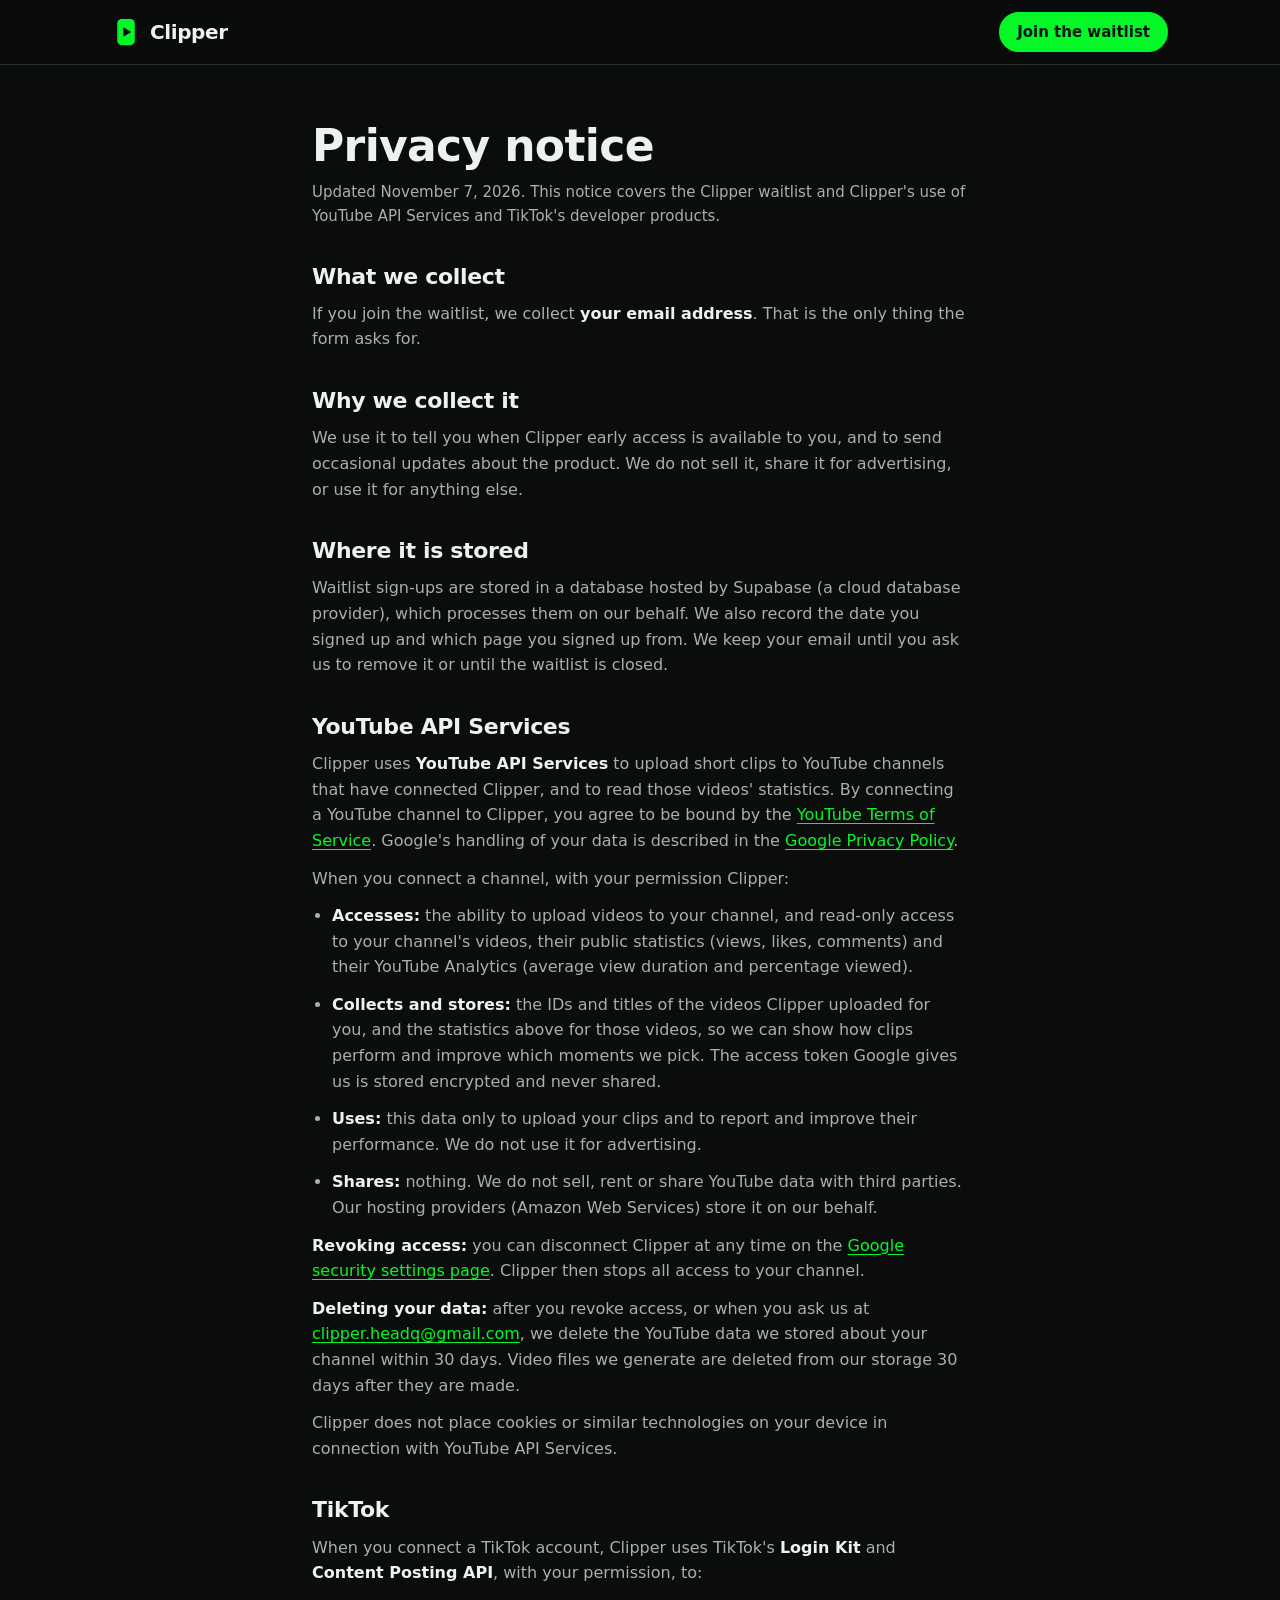
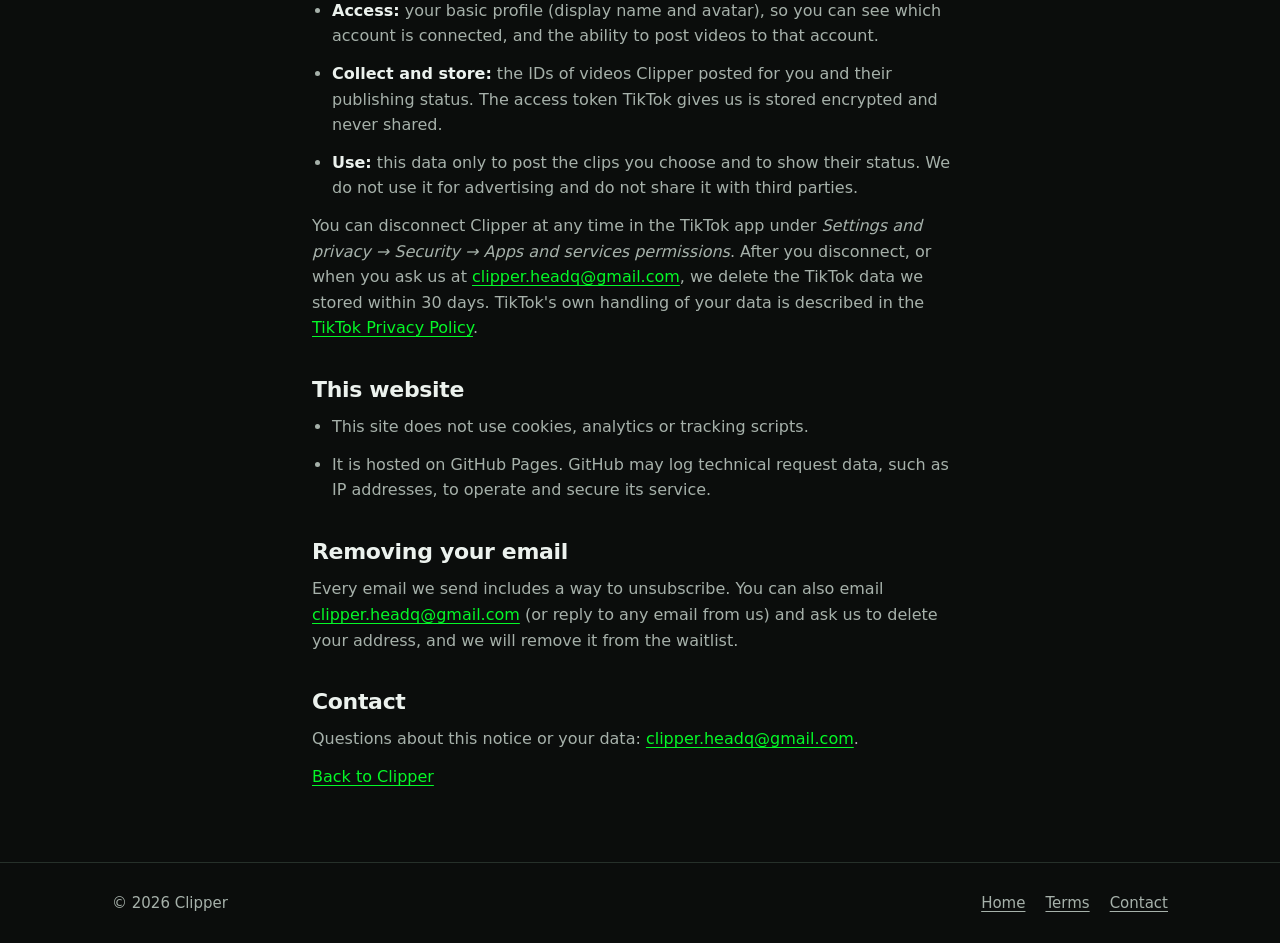
<file: privacy.html>
<!doctype html>
<html lang="en">
<head>
  <meta charset="utf-8">
  <meta name="viewport" content="width=device-width, initial-scale=1">
  <title>Privacy notice · Clipper</title>
  <meta name="description" content="What Clipper collects through its waitlist and YouTube API Services, and how it is used.">
  <meta name="theme-color" content="#0b0d0c">
  <meta property="og:type" content="website">
  <meta property="og:site_name" content="Clipper">
  <meta property="og:title" content="Privacy notice · Clipper">
  <meta property="og:description" content="What Clipper collects through its waitlist and YouTube API Services, and how it is used.">
  <link rel="icon" type="image/svg+xml" href="data:image/svg+xml,%3Csvg xmlns='http://www.w3.org/2000/svg' viewBox='0 0 32 32'%3E%3Crect x='6' y='1' width='20' height='30' rx='5' fill='%2304f827'/%3E%3Cpath d='M13 10.5v11l9-5.5z' fill='%230b0d0c'/%3E%3C/svg%3E">
  <link rel="stylesheet" href="styles.css">
</head>
<body>
  <a class="skip" href="#main">Skip to content</a>

  <header class="site-header">
    <div class="wrap header-inner">
      <a class="brand" href="./" aria-label="Clipper home">
        <svg class="brand-mark" viewBox="0 0 32 32" width="28" height="28" aria-hidden="true" focusable="false">
          <rect x="6" y="1" width="20" height="30" rx="5" fill="#04f827"/>
          <path d="M13 10.5v11l9-5.5z" fill="#0b0d0c"/>
        </svg>
        <span class="brand-name">Clipper</span>
      </a>
      <nav aria-label="Primary">
        <ul class="nav-list">
          <li><a class="btn btn-small" href="./#waitlist">Join the waitlist</a></li>
        </ul>
      </nav>
    </div>
  </header>

  <main id="main" class="wrap prose">
    <h1>Privacy notice</h1>
    <p class="updated">Updated November 7, 2026. This notice covers the Clipper waitlist and Clipper's use of YouTube API Services and TikTok's developer products.</p>

    <h2>What we collect</h2>
    <p>If you join the waitlist, we collect <strong>your email address</strong>. That is the only thing the form asks for.</p>

    <h2>Why we collect it</h2>
    <p>We use it to tell you when Clipper early access is available to you, and to send occasional updates about the product. We do not sell it, share it for advertising, or use it for anything else.</p>

    <h2>Where it is stored</h2>
    <p>Waitlist sign-ups are stored in a database hosted by Supabase (a cloud database provider), which processes them on our behalf. We also record the date you signed up and which page you signed up from. We keep your email until you ask us to remove it or until the waitlist is closed.</p>

    <h2>YouTube API Services</h2>
    <p>Clipper uses <strong>YouTube API Services</strong> to upload short clips to YouTube channels that have connected Clipper, and to read those videos' statistics. By connecting a YouTube channel to Clipper, you agree to be bound by the <a href="https://www.youtube.com/t/terms">YouTube Terms of Service</a>. Google's handling of your data is described in the <a href="https://policies.google.com/privacy">Google Privacy Policy</a>.</p>
    <p>When you connect a channel, with your permission Clipper:</p>
    <ul>
      <li><strong>Accesses:</strong> the ability to upload videos to your channel, and read-only access to your channel's videos, their public statistics (views, likes, comments) and their YouTube Analytics (average view duration and percentage viewed).</li>
      <li><strong>Collects and stores:</strong> the IDs and titles of the videos Clipper uploaded for you, and the statistics above for those videos, so we can show how clips perform and improve which moments we pick. The access token Google gives us is stored encrypted and never shared.</li>
      <li><strong>Uses:</strong> this data only to upload your clips and to report and improve their performance. We do not use it for advertising.</li>
      <li><strong>Shares:</strong> nothing. We do not sell, rent or share YouTube data with third parties. Our hosting providers (Amazon Web Services) store it on our behalf.</li>
    </ul>
    <p><strong>Revoking access:</strong> you can disconnect Clipper at any time on the <a href="https://security.google.com/settings/security/permissions">Google security settings page</a>. Clipper then stops all access to your channel.</p>
    <p><strong>Deleting your data:</strong> after you revoke access, or when you ask us at <a href="mailto:clipper.headq@gmail.com">clipper.headq@gmail.com</a>, we delete the YouTube data we stored about your channel within 30 days. Video files we generate are deleted from our storage 30 days after they are made.</p>
    <p>Clipper does not place cookies or similar technologies on your device in connection with YouTube API Services.</p>

    <h2>TikTok</h2>
    <p>When you connect a TikTok account, Clipper uses TikTok's <strong>Login Kit</strong> and <strong>Content Posting API</strong>, with your permission, to:</p>
    <ul>
      <li><strong>Access:</strong> your basic profile (display name and avatar), so you can see which account is connected, and the ability to post videos to that account.</li>
      <li><strong>Collect and store:</strong> the IDs of videos Clipper posted for you and their publishing status. The access token TikTok gives us is stored encrypted and never shared.</li>
      <li><strong>Use:</strong> this data only to post the clips you choose and to show their status. We do not use it for advertising and do not share it with third parties.</li>
    </ul>
    <p>You can disconnect Clipper at any time in the TikTok app under <em>Settings and privacy &rarr; Security &rarr; Apps and services permissions</em>. After you disconnect, or when you ask us at <a href="mailto:clipper.headq@gmail.com">clipper.headq@gmail.com</a>, we delete the TikTok data we stored within 30 days. TikTok's own handling of your data is described in the <a href="https://www.tiktok.com/legal/privacy-policy">TikTok Privacy Policy</a>.</p>

    <h2>This website</h2>
    <ul>
      <li>This site does not use cookies, analytics or tracking scripts.</li>
      <li>It is hosted on GitHub Pages. GitHub may log technical request data, such as IP addresses, to operate and secure its service.</li>
    </ul>

    <h2>Removing your email</h2>
    <p>Every email we send includes a way to unsubscribe. You can also email <a href="mailto:clipper.headq@gmail.com">clipper.headq@gmail.com</a> (or reply to any email from us) and ask us to delete your address, and we will remove it from the waitlist.</p>

    <h2>Contact</h2>
    <p>Questions about this notice or your data: <a href="mailto:clipper.headq@gmail.com">clipper.headq@gmail.com</a>.</p>

    <p><a href="./">Back to Clipper</a></p>
  </main>

  <footer class="site-footer">
    <div class="wrap footer-inner">
      <p>© 2026 Clipper</p>
      <ul class="footer-links">
        <li><a href="./">Home</a></li>
        <li><a href="terms.html">Terms</a></li>
        <li><a href="mailto:clipper.headq@gmail.com">Contact</a></li>
      </ul>
    </div>
  </footer>
</body>
</html>
</file>
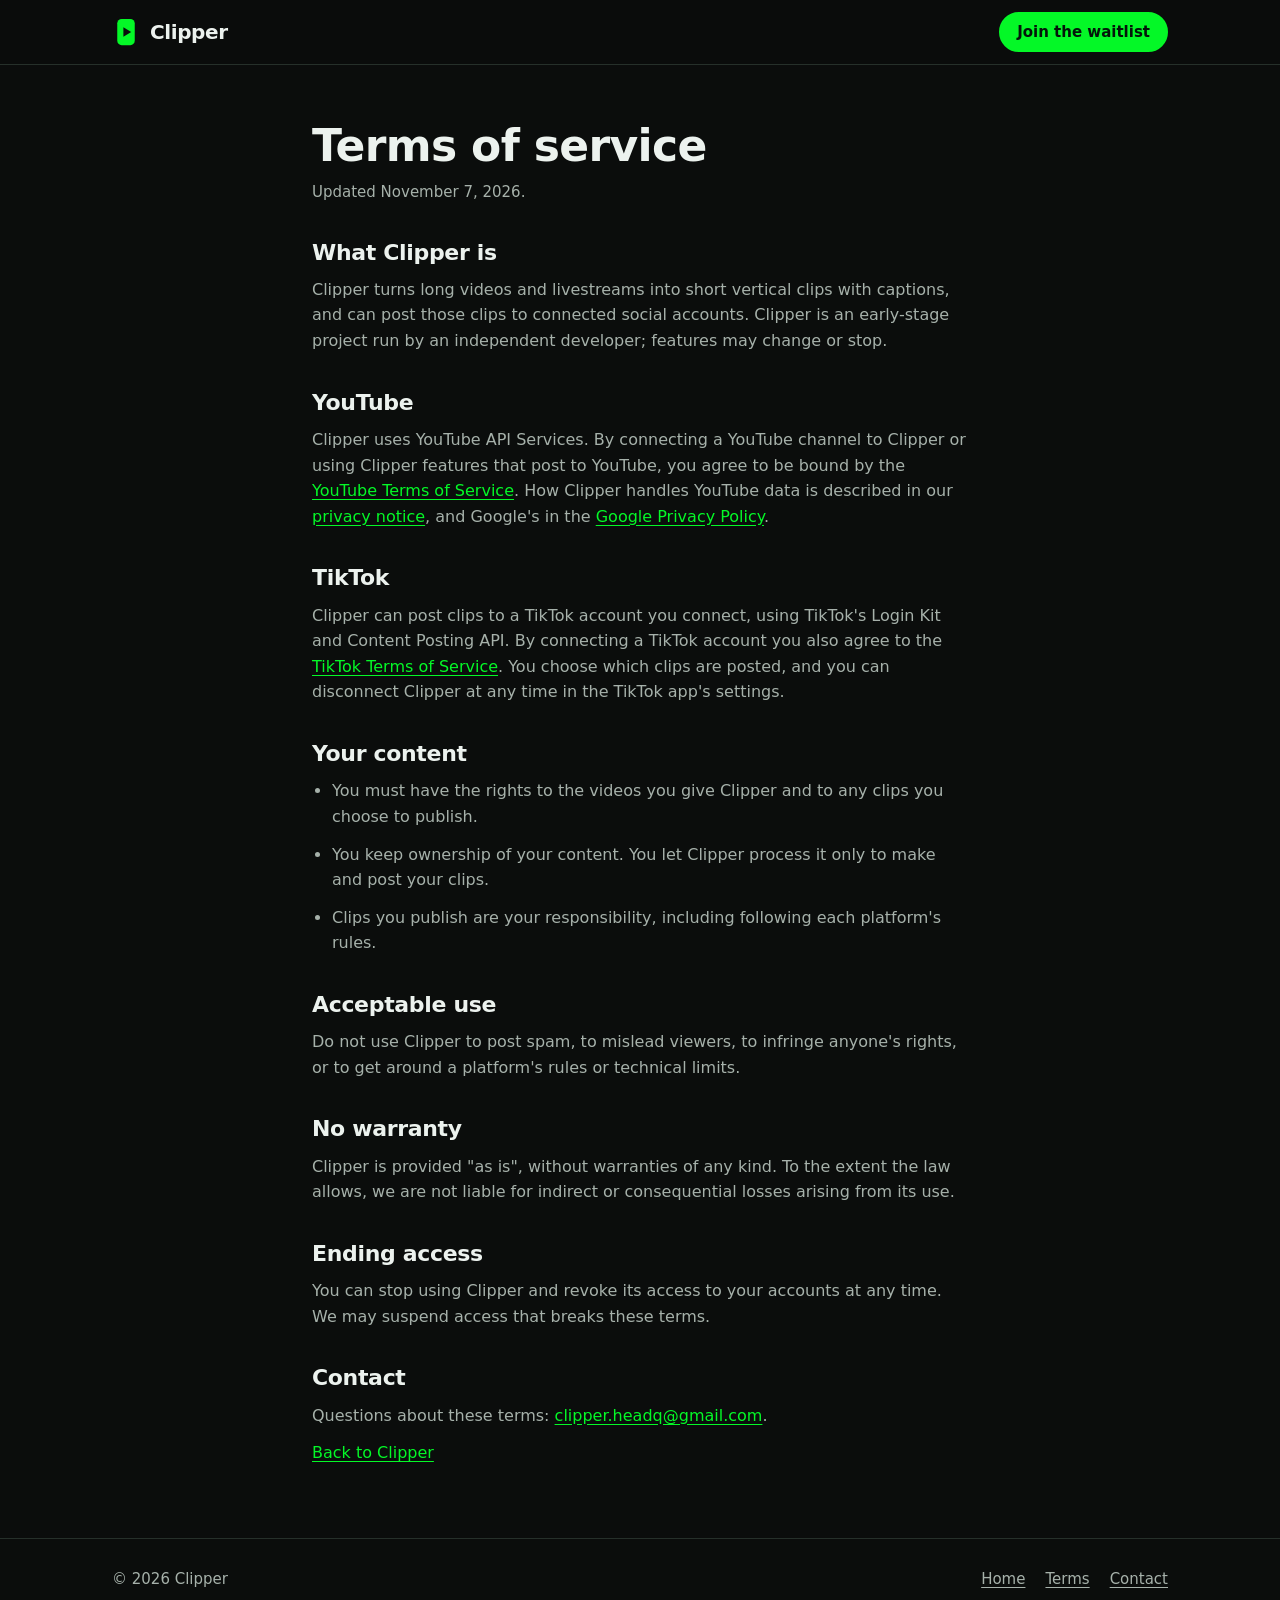
<file: terms.html>
<!doctype html>
<html lang="en">
<head>
  <meta charset="utf-8">
  <meta name="viewport" content="width=device-width, initial-scale=1">
  <title>Terms of service · Clipper</title>
  <meta name="description" content="The terms for using Clipper.">
  <meta name="theme-color" content="#0b0d0c">
  <meta property="og:type" content="website">
  <meta property="og:site_name" content="Clipper">
  <meta property="og:title" content="Terms of service · Clipper">
  <meta property="og:description" content="The terms for using Clipper.">
  <link rel="icon" type="image/svg+xml" href="data:image/svg+xml,%3Csvg xmlns='http://www.w3.org/2000/svg' viewBox='0 0 32 32'%3E%3Crect x='6' y='1' width='20' height='30' rx='5' fill='%2304f827'/%3E%3Cpath d='M13 10.5v11l9-5.5z' fill='%230b0d0c'/%3E%3C/svg%3E">
  <link rel="stylesheet" href="styles.css">
</head>
<body>
  <a class="skip" href="#main">Skip to content</a>

  <header class="site-header">
    <div class="wrap header-inner">
      <a class="brand" href="./" aria-label="Clipper home">
        <svg class="brand-mark" viewBox="0 0 32 32" width="28" height="28" aria-hidden="true" focusable="false">
          <rect x="6" y="1" width="20" height="30" rx="5" fill="#04f827"/>
          <path d="M13 10.5v11l9-5.5z" fill="#0b0d0c"/>
        </svg>
        <span class="brand-name">Clipper</span>
      </a>
      <nav aria-label="Primary">
        <ul class="nav-list">
          <li><a class="btn btn-small" href="./#waitlist">Join the waitlist</a></li>
        </ul>
      </nav>
    </div>
  </header>

  <main id="main" class="wrap prose">
    <h1>Terms of service</h1>
    <p class="updated">Updated November 7, 2026.</p>

    <h2>What Clipper is</h2>
    <p>Clipper turns long videos and livestreams into short vertical clips with captions, and can post those clips to connected social accounts. Clipper is an early-stage project run by an independent developer; features may change or stop.</p>

    <h2>YouTube</h2>
    <p>Clipper uses YouTube API Services. By connecting a YouTube channel to Clipper or using Clipper features that post to YouTube, you agree to be bound by the <a href="https://www.youtube.com/t/terms">YouTube Terms of Service</a>. How Clipper handles YouTube data is described in our <a href="privacy.html">privacy notice</a>, and Google's in the <a href="https://policies.google.com/privacy">Google Privacy Policy</a>.</p>

    <h2>TikTok</h2>
    <p>Clipper can post clips to a TikTok account you connect, using TikTok's Login Kit and Content Posting API. By connecting a TikTok account you also agree to the <a href="https://www.tiktok.com/legal/terms-of-service">TikTok Terms of Service</a>. You choose which clips are posted, and you can disconnect Clipper at any time in the TikTok app's settings.</p>

    <h2>Your content</h2>
    <ul>
      <li>You must have the rights to the videos you give Clipper and to any clips you choose to publish.</li>
      <li>You keep ownership of your content. You let Clipper process it only to make and post your clips.</li>
      <li>Clips you publish are your responsibility, including following each platform's rules.</li>
    </ul>

    <h2>Acceptable use</h2>
    <p>Do not use Clipper to post spam, to mislead viewers, to infringe anyone's rights, or to get around a platform's rules or technical limits.</p>

    <h2>No warranty</h2>
    <p>Clipper is provided "as is", without warranties of any kind. To the extent the law allows, we are not liable for indirect or consequential losses arising from its use.</p>

    <h2>Ending access</h2>
    <p>You can stop using Clipper and revoke its access to your accounts at any time. We may suspend access that breaks these terms.</p>

    <h2>Contact</h2>
    <p>Questions about these terms: <a href="mailto:clipper.headq@gmail.com">clipper.headq@gmail.com</a>.</p>

    <p><a href="./">Back to Clipper</a></p>
  </main>

  <footer class="site-footer">
    <div class="wrap footer-inner">
      <p>© 2026 Clipper</p>
      <ul class="footer-links">
        <li><a href="./">Home</a></li>
        <li><a href="terms.html">Terms</a></li>
        <li><a href="mailto:clipper.headq@gmail.com">Contact</a></li>
      </ul>
    </div>
  </footer>
</body>
</html>
</file>
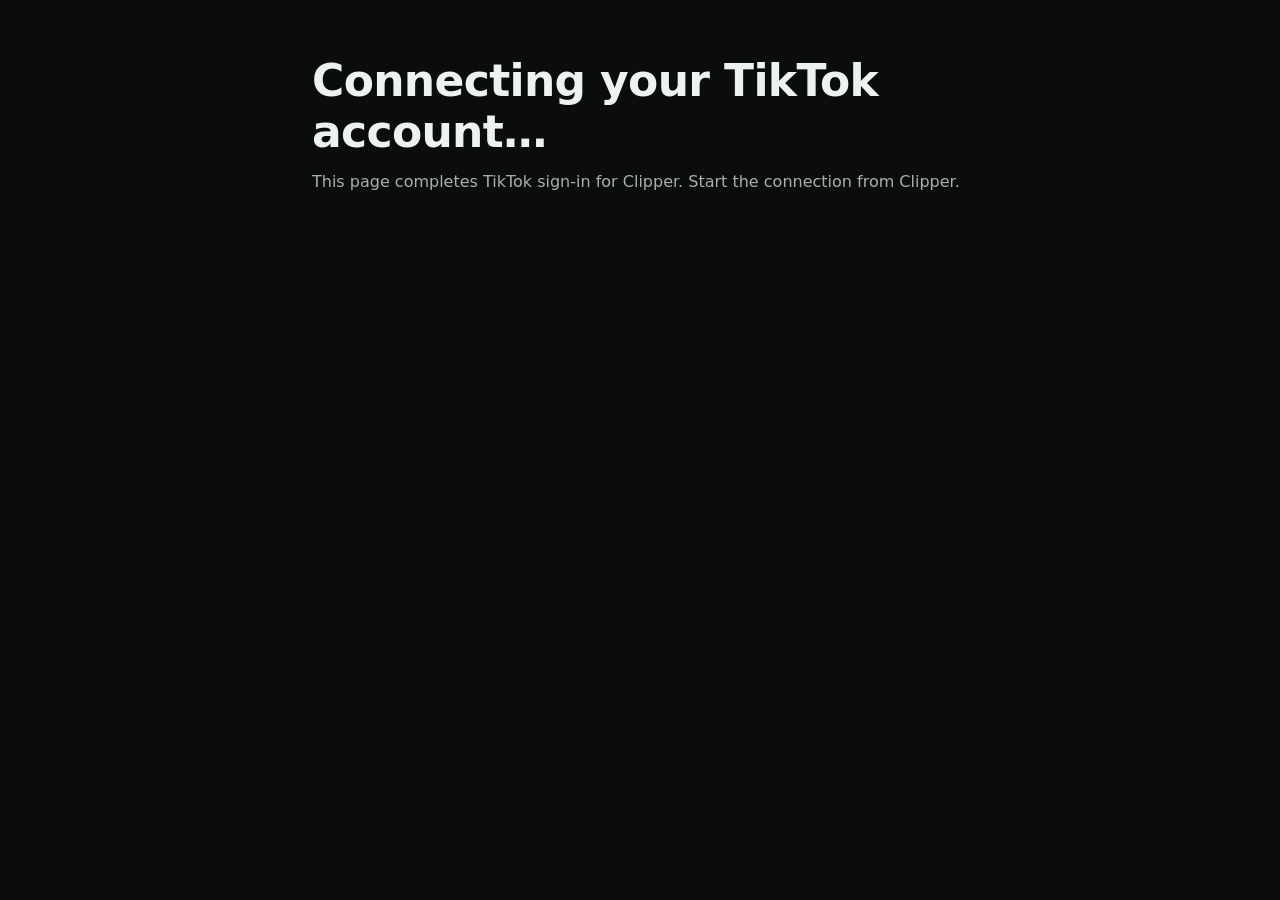
<file: tiktok-callback.html>
<!doctype html>
<html lang="en">
<head>
  <meta charset="utf-8">
  <meta name="viewport" content="width=device-width, initial-scale=1">
  <meta name="robots" content="noindex">
  <title>Connecting TikTok · Clipper</title>
  <link rel="stylesheet" href="styles.css">
</head>
<body>
  <main id="main" class="wrap prose">
    <h1>Connecting your TikTok account…</h1>
    <p id="msg">Finishing sign-in.</p>
  </main>
  <script>
    // TikTok redirects here after the account owner approves Clipper. Clipper's sign-in helper runs on the
    // owner's own computer and listens on 127.0.0.1; it puts its port in `state` ("p<port>-<random>"), so
    // this page hands the one-time code straight to it. Nothing is stored or sent anywhere else.
    (function () {
      var q = new URLSearchParams(location.search);
      var state = q.get("state") || "";
      var m = /^p(\d{4,5})-[A-Za-z0-9_-]+$/.exec(state);
      var msg = document.getElementById("msg");
      if (q.get("error")) {
        msg.textContent = "TikTok sign-in was cancelled or failed: " + (q.get("error_description") || q.get("error"));
      } else if (m && q.get("code")) {
        location.replace("http://127.0.0.1:" + m[1] + "/callback" + location.search);
      } else {
        msg.textContent = "This page completes TikTok sign-in for Clipper. Start the connection from Clipper.";
      }
    })();
  </script>
</body>
</html>
</file>
<file: styles.css>
/* Clipper marketing site. Plain CSS, no build step. */

:root {
  color-scheme: dark;
  --bg: #0b0d0c;
  --bg-alt: #101412;
  --surface: #151a17;
  --border: #26302a;
  --text: #ecf2ee;
  --muted: #a6b1aa;
  --accent: #04f827;
  --accent-ink: #04140a;
  --focus: #7dff92;
  --error: #ff8a8a;
  --radius: 14px;
  --gutter: 16px;
  --max: 1120px;
  --font: system-ui, -apple-system, "Segoe UI", Roboto, "Helvetica Neue", Arial, sans-serif;
  --font-display: "Montserrat", system-ui, -apple-system, "Segoe UI", Roboto, Arial, sans-serif;
  --font-caption: "Montserrat", "Arial Black", "Helvetica Neue", Arial, sans-serif;
}

*,
*::before,
*::after { box-sizing: border-box; }

html { -webkit-text-size-adjust: 100%; scroll-behavior: smooth; }
@media (prefers-reduced-motion: reduce) {
  html { scroll-behavior: auto; }
  *, *::before, *::after { animation: none !important; transition: none !important; }
}

body {
  margin: 0;
  background: var(--bg);
  color: var(--text);
  font: 400 1rem/1.6 var(--font);
  overflow-x: hidden;
}

img, svg { display: block; max-width: 100%; }
h1, h2, h3 { font-family: var(--font-display); line-height: 1.15; margin: 0; letter-spacing: -0.015em; }
p { margin: 0; }
ul, ol { margin: 0; padding: 0; list-style: none; }

a { color: var(--accent); text-underline-offset: 3px; }
a:hover { text-decoration-thickness: 2px; }

:focus-visible {
  outline: 3px solid var(--focus);
  outline-offset: 3px;
  border-radius: 6px;
}

.wrap {
  width: 100%;
  max-width: var(--max);
  margin: 0 auto;
  padding: 0 var(--gutter);
}
@media (min-width: 720px) { :root { --gutter: 32px; } }

.skip {
  position: absolute;
  left: var(--gutter);
  top: -100px;
  z-index: 100;
  background: var(--accent);
  color: var(--accent-ink);
  padding: 10px 14px;
  border-radius: 8px;
  font-weight: 700;
  text-decoration: none;
}
.skip:focus { top: 12px; }

/* Buttons */
.btn {
  display: inline-flex;
  align-items: center;
  justify-content: center;
  min-height: 48px;
  padding: 0 22px;
  border: 2px solid var(--accent);
  border-radius: 999px;
  background: var(--accent);
  color: var(--accent-ink);
  font: 700 1rem/1 var(--font);
  text-decoration: none;
  cursor: pointer;
  white-space: nowrap;
  transition: transform .15s ease, background-color .15s ease;
}
.btn:hover { transform: translateY(-1px); background: #3dff59; border-color: #3dff59; }
.btn-ghost { background: transparent; color: var(--text); border-color: var(--border); }
.btn-ghost:hover { background: var(--surface); border-color: var(--muted); }
.btn-small { min-height: 40px; padding: 0 16px; font-size: .9375rem; }

/* Header */
.site-header {
  position: sticky;
  top: 0;
  z-index: 50;
  background: rgba(11, 13, 12, .86);
  -webkit-backdrop-filter: saturate(140%) blur(10px);
  backdrop-filter: saturate(140%) blur(10px);
  border-bottom: 1px solid var(--border);
}
.header-inner { display: flex; align-items: center; justify-content: space-between; gap: 12px; min-height: 64px; }
.brand { display: inline-flex; align-items: center; gap: 10px; color: var(--text); text-decoration: none; }
.brand-name { font: 800 1.25rem/1 var(--font-display); letter-spacing: -0.02em; }
.nav-list { display: flex; align-items: center; gap: 22px; }
.nav-list a:not(.btn) { color: var(--muted); text-decoration: none; font-size: .9375rem; }
.nav-list a:not(.btn):hover { color: var(--text); }
@media (max-width: 719px) { .nav-hide-sm { display: none; } }

/* Hero */
.hero { padding: 56px 0 64px; background: radial-gradient(80% 60% at 85% 20%, rgba(4, 248, 39, .10), transparent 70%); }
.hero-inner { display: grid; gap: 48px; align-items: center; }
@media (min-width: 900px) {
  .hero { padding: 88px 0 96px; }
  .hero-inner { grid-template-columns: 1.15fr .85fr; gap: 64px; }
}
.eyebrow {
  display: inline-flex; align-items: center; gap: 8px;
  padding: 6px 12px; margin-bottom: 20px;
  border: 1px solid var(--border); border-radius: 999px;
  color: var(--muted); font-size: .875rem;
}
.dot { width: 8px; height: 8px; border-radius: 50%; background: var(--accent); }
h1 { font-size: clamp(2.25rem, 7vw, 3.75rem); font-weight: 800; }
.lede { margin-top: 20px; font-size: clamp(1.0625rem, 2.4vw, 1.25rem); color: var(--muted); max-width: 36em; }
.cta-row { display: flex; flex-wrap: wrap; gap: 12px; margin-top: 32px; }
.fineprint { margin-top: 20px; font-size: .9375rem; color: var(--muted); }

/* Hero visual: CSS-only 9:16 phone mock */
.hero-visual { display: flex; justify-content: center; }
.phone {
  width: min(280px, 72vw);
  aspect-ratio: 9 / 16;
  padding: 10px;
  border-radius: 34px;
  background: #1b211d;
  border: 1px solid #2f3a33;
  box-shadow: 0 30px 80px -30px rgba(4, 248, 39, .35), 0 20px 50px -20px rgba(0, 0, 0, .8);
}
.phone-screen {
  position: relative;
  height: 100%;
  overflow: hidden;
  border-radius: 25px;
  background: #000;
  display: grid;
  grid-template-rows: 38% 62%;
}
.pane { position: relative; overflow: hidden; }
.pane-cam { background: linear-gradient(160deg, #3a2f4a 0%, #1d1a2b 100%); border-bottom: 2px solid #000; }
.cam-head {
  position: absolute; left: 50%; top: 34%;
  width: 24%; aspect-ratio: 1; transform: translateX(-50%);
  border-radius: 50%; background: #d8a985;
}
.cam-body {
  position: absolute; left: 50%; bottom: -18%;
  width: 62%; height: 52%; transform: translateX(-50%);
  border-radius: 50% 50% 0 0; background: #2d6a8a;
}
.cam-mic {
  position: absolute; right: 16%; bottom: 10%;
  width: 8%; height: 24%; border-radius: 10px; background: #111;
}
.pane-game { background: linear-gradient(180deg, #f39a5b 0%, #c4577a 38%, #3b2a5c 62%); }
.game-sun { position: absolute; left: 62%; top: 14%; width: 20%; aspect-ratio: 1; border-radius: 50%; background: #ffd27a; }
.game-city {
  position: absolute; left: 0; right: 0; bottom: 36%; height: 34%;
  background:
    linear-gradient(#1c1530, #1c1530) 4% 100% / 12% 70% no-repeat,
    linear-gradient(#24193a, #24193a) 18% 100% / 10% 100% no-repeat,
    linear-gradient(#1c1530, #1c1530) 30% 100% / 14% 55% no-repeat,
    linear-gradient(#24193a, #24193a) 48% 100% / 9% 85% no-repeat,
    linear-gradient(#1c1530, #1c1530) 60% 100% / 15% 62% no-repeat,
    linear-gradient(#24193a, #24193a) 78% 100% / 10% 92% no-repeat,
    linear-gradient(#1c1530, #1c1530) 92% 100% / 12% 48% no-repeat;
}
.game-road {
  position: absolute; left: 0; right: 0; bottom: 0; height: 36%;
  background:
    repeating-linear-gradient(90deg, transparent 0 10%, #f5f1e6 10% 18%, transparent 18% 28%) 0 50% / 100% 4% no-repeat,
    #2a2533;
}
.game-car {
  position: absolute; left: 30%; bottom: 14%;
  width: 34%; height: 12%;
  border-radius: 8px 14px 4px 4px;
  background: #e8423f;
  box-shadow: inset 0 -4px 0 rgba(0, 0, 0, .25);
}
.hook {
  position: absolute; left: 8%; right: 8%; top: 5%;
  padding: 6px 8px;
  border-radius: 8px;
  background: #fff;
  color: #000;
  font: 900 .8rem/1.15 var(--font-caption);
  text-align: center;
  text-transform: uppercase;
}
.caption {
  position: absolute; left: 4%; right: 4%; top: 46%;
  color: #fff;
  font: 900 clamp(1rem, 5vw, 1.3rem)/1.05 var(--font-caption);
  white-space: nowrap;
  text-align: center;
  text-transform: uppercase;
  letter-spacing: .01em;
  word-spacing: .12em;
  /* black outline, echoing the real caption style */
  -webkit-text-stroke: 5px #000;
  paint-order: stroke fill;
  text-shadow: 0 3px 0 #000;
}
.caption .hl { color: #04f827; display: inline-block; transform: scale(1.08); }
.progress { position: absolute; left: 0; right: 0; bottom: 0; height: 4px; background: rgba(255, 255, 255, .25); }
.progress span { display: block; width: 42%; height: 100%; background: var(--accent); }

/* Sections */
.section { padding: 72px 0; }
.section-alt { background: var(--bg-alt); border-top: 1px solid var(--border); border-bottom: 1px solid var(--border); }
@media (min-width: 900px) { .section { padding: 96px 0; } }
h2 { font-size: clamp(1.75rem, 4.5vw, 2.5rem); font-weight: 800; }
.section-lede { margin-top: 12px; color: var(--muted); font-size: 1.0625rem; max-width: 42em; }
h3 { font-size: 1.125rem; font-weight: 700; }

/* Steps */
.steps { display: grid; gap: 16px; margin-top: 40px; counter-reset: none; }
@media (min-width: 640px) { .steps { grid-template-columns: repeat(2, 1fr); } }
@media (min-width: 1000px) { .steps { grid-template-columns: repeat(4, 1fr); } }
.step { padding: 24px; border: 1px solid var(--border); border-radius: var(--radius); background: var(--surface); }
.step-num {
  display: inline-grid; place-items: center;
  width: 36px; height: 36px; margin-bottom: 16px;
  border-radius: 50%;
  background: var(--accent); color: var(--accent-ink);
  font: 800 1rem/1 var(--font-display);
}
.step p { margin-top: 8px; color: var(--muted); }

/* Cards grid */
.grid { display: grid; gap: 16px; margin-top: 40px; }
.features { grid-template-columns: 1fr; }
@media (min-width: 600px) { .features { grid-template-columns: repeat(2, 1fr); } }
@media (min-width: 1000px) { .features { grid-template-columns: repeat(4, 1fr); } }
.audience { grid-template-columns: 1fr; }
@media (min-width: 600px) { .audience { grid-template-columns: repeat(2, 1fr); } }
@media (min-width: 1000px) { .audience { grid-template-columns: repeat(4, 1fr); } }
.card { padding: 24px; border: 1px solid var(--border); border-radius: var(--radius); background: var(--surface); }
.card p { margin-top: 8px; color: var(--muted); }
.icon {
  width: 28px; height: 28px; margin-bottom: 16px;
  fill: none; stroke: var(--accent); stroke-width: 1.8; stroke-linecap: round; stroke-linejoin: round;
}
.tag {
  display: inline-block;
  padding: 1px 8px;
  border: 1px solid var(--accent);
  border-radius: 999px;
  color: var(--accent);
  font-size: .75rem; font-weight: 700; letter-spacing: .04em; text-transform: uppercase;
  vertical-align: 1px;
}

/* Pipeline explainer */
.pipeline { display: grid; gap: 16px; margin-top: 40px; }
@media (min-width: 900px) { .pipeline { grid-template-columns: repeat(4, 1fr); } }
.stage {
  position: relative;
  padding: 24px;
  border: 1px solid var(--border);
  border-top: 3px solid var(--accent);
  border-radius: var(--radius);
  background: var(--surface);
}
.stage-label { color: var(--accent); font-size: .8125rem; font-weight: 700; letter-spacing: .06em; text-transform: uppercase; margin-bottom: 8px; }
.stage > p:not(.stage-label) { margin-top: 10px; color: var(--muted); }
.ticks { margin-top: 12px; display: grid; gap: 8px; }
.ticks li { color: var(--muted); padding-left: 16px; position: relative; }
.ticks li::before { content: ""; position: absolute; left: 0; top: .65em; width: 6px; height: 6px; border-radius: 50%; background: var(--accent); }
.ticks strong, .stack strong { color: var(--text); font-weight: 600; }
.criteria { display: flex; flex-wrap: wrap; gap: 6px; margin-top: 10px; }
.criteria li {
  padding: 4px 10px;
  border-radius: 999px;
  background: rgba(4, 248, 39, .12);
  color: var(--text);
  font-size: .875rem; font-weight: 600;
}
.built-on { margin-top: 32px; padding: 24px; border: 1px dashed var(--border); border-radius: var(--radius); }
.stack { display: grid; gap: 8px; margin-top: 12px; color: var(--muted); }
@media (min-width: 900px) { .stack { grid-template-columns: repeat(2, 1fr); column-gap: 32px; } }

/* Waitlist */
.waitlist { background: radial-gradient(70% 80% at 50% 0%, rgba(4, 248, 39, .10), transparent 70%); }
.waitlist-inner { max-width: 680px; text-align: center; }
.waitlist .section-lede { margin-left: auto; margin-right: auto; }
.waitlist-form { margin-top: 32px; text-align: left; }
.waitlist-form label { display: block; font-weight: 600; margin-bottom: 8px; }
.field-row { display: flex; flex-direction: column; gap: 12px; }
@media (min-width: 560px) { .field-row { flex-direction: row; } }
.field-row input {
  flex: 1;
  min-width: 0;
  min-height: 48px;
  padding: 0 16px;
  border: 1px solid #3a463e;
  border-radius: 999px;
  background: var(--surface);
  color: var(--text);
  font: 400 1rem/1 var(--font);
}
.field-row input::placeholder { color: #7f8a83; }
.field-row input:focus-visible { outline-offset: 2px; border-color: var(--accent); }
.field-row input[aria-invalid="true"] { border-color: var(--error); }
.hint { margin-top: 12px; color: var(--muted); font-size: .875rem; }
.error { margin-top: 8px; color: var(--error); font-size: .9375rem; min-height: 1.4em; }
.thanks {
  margin-top: 32px;
  padding: 18px 20px;
  border: 1px solid var(--accent);
  border-radius: var(--radius);
  background: rgba(4, 248, 39, .08);
  font-weight: 600;
}

/* Footer */
.site-footer { border-top: 1px solid var(--border); padding: 28px 0; color: var(--muted); font-size: .9375rem; }
.footer-inner { display: flex; flex-wrap: wrap; align-items: center; justify-content: space-between; gap: 12px; }
.footer-links { display: flex; gap: 20px; }
.footer-links a { color: var(--muted); }
.footer-links a:hover { color: var(--text); }

/* Simple content pages (privacy) */
.prose { max-width: 720px; padding-top: 56px; padding-bottom: 72px; }
.prose h1 { font-size: clamp(2rem, 6vw, 2.75rem); }
.prose h2 { font-size: 1.375rem; margin-top: 36px; }
.prose p, .prose li { color: var(--muted); margin-top: 12px; }
.prose ul { list-style: disc; padding-left: 1.25em; }
.prose strong { color: var(--text); }
.prose .updated { margin-top: 8px; font-size: .9375rem; }
</file>
